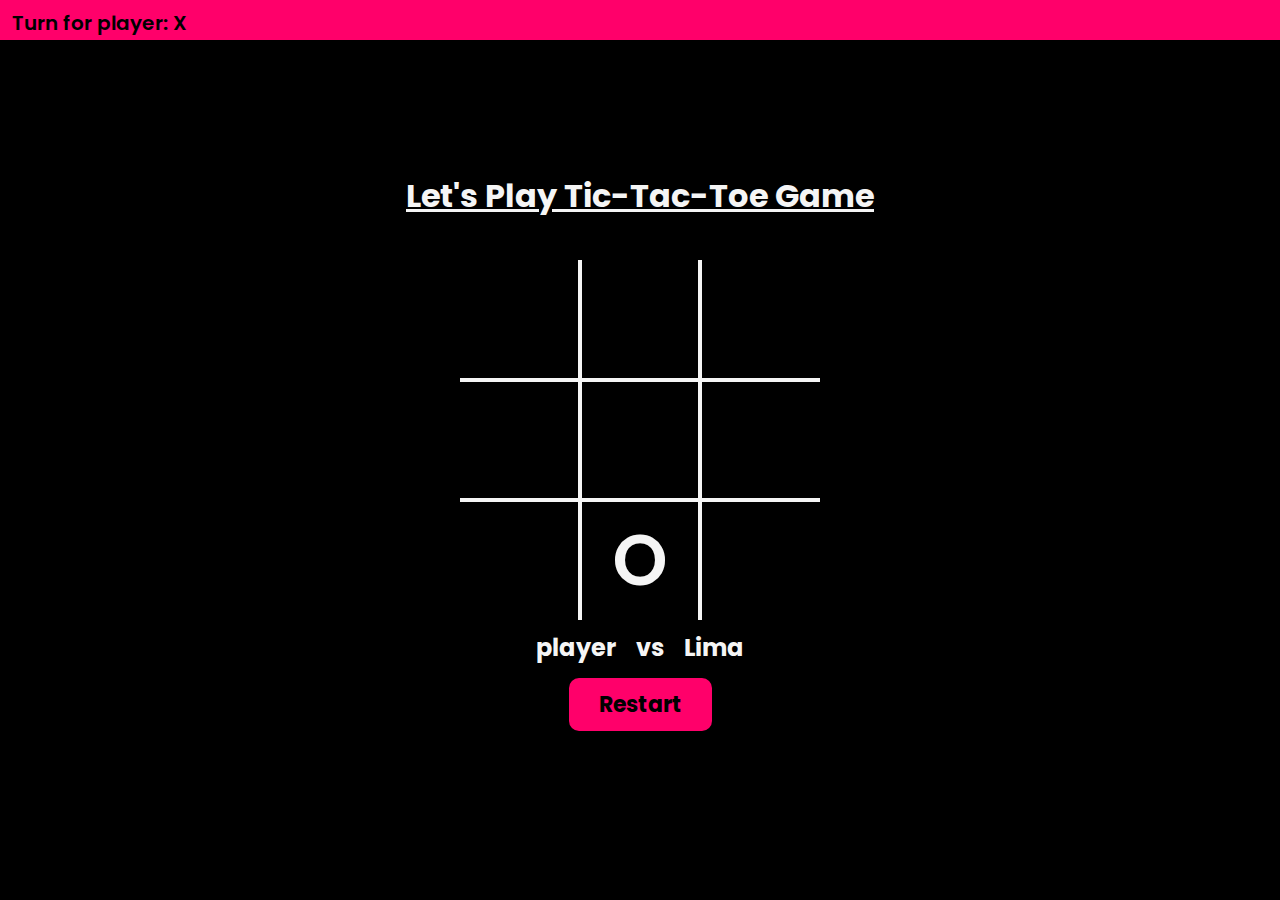
<file: game.html>
<!DOCTYPE html>
<html lang="en">
<head>
    <meta charset="UTF-8">
    <meta name="viewport" content="width=device-width, initial-scale=1.0">
    <title>Tic-Tac-Toe Game</title>
    <link rel="stylesheet" href="game.css">
</head>
<body>
    <div class="container">
        <h1>Let's Play Tic-Tac-Toe Game</h1>
        <div class="game-board">
            <div class="cell"></div>
            <div class="cell"></div>
            <div class="cell"></div>
            <div class="cell"></div>
            <div class="cell"></div>
            <div class="cell"></div>
            <div class="cell"></div>
            <div class="cell"></div>
            <div class="cell"></div>
        </div>

        <div class="game-players">
            <div class="player">Player</div>
            <div class="vs">vs</div>
            <div class="player Lima"> Lima </div>
          </div>

        <button class="restartBtn">Restart</button>

        <div class="alertBox">Alert</div>
    </div>

    <script src="game.js"></script>
</body>
</html>
</file>
<file: game.css>
@import url('https://fonts.googleapis.com/css2?family=Poppins:ital,wght@0,100;0,200;0,300;0,400;0,500;0,600;0,700;0,800;0,900;1,100;1,200;1,300;1,400;1,500;1,600;1,700;1,800;1,900&display=swap');
*{
    margin: 0;
    padding: 0;
    box-sizing: border-box;
    font-family: "Poppins", sans-serif;
}

body {
    background: black;
    font-family: "Poppins", sans-serif;
    color: whitesmoke;
}

.container {
    width: 100%;
    height: 100vh;
    display: flex;
    flex-direction: column;
    justify-content: center;
    align-items: center;
}

.container h1 {
    margin: 20px 0 40px 0;
    text-decoration: underline;
    font-family: "Poppins", sans-serif;
}

.game-board {
    display: grid;
    grid-template-columns: repeat(3, minmax(120px, 1fr));
}

.cell {
    border: 2px solid whitesmoke;
    display: flex;
    justify-content: center;
    padding: 20px;
    align-items: center;
    font-size: 70px;
    font-family: "Poppins", sans-serif;
    font-weight: 600;
    height: 120px;
    cursor: pointer;
    position: relative; /* Added for positioning win-line */
}

/* Labelling the cell lines */
.cell:first-child, 
.cell:nth-child(2),
.cell:nth-child(3) {
    border-top: none;
}

.cell:nth-child(3), 
.cell:nth-child(6),
.cell:nth-child(9) {
    border-right: none;
}

.cell:nth-child(9),
.cell:nth-child(8),
.cell:nth-child(7) {
    border-bottom: none;
}

.cell:nth-child(7),
.cell:nth-child(4),
.cell:nth-child(1) {
    border-left: none;
}

.game-players {
    display: flex;
    justify-content: space-between;
    align-items: center;
    margin-top: 5px;
}

.player {
    font-size: 24px;
    font-weight: bold;
}

.vs {
    font-size: 24px;
    font-weight: bold;
    margin: 5px 20px;
}

.restartBtn {
    border: none;
    background: #ff006a;
    color: black;
    font-weight: 700;
    font-size: 22px;
    margin-block: 18px;
    padding: 10px 30px;
    border-radius: 10px;
    cursor: pointer;
    margin-top: 8px;
}

.restartBtn:hover {
    color: whitesmoke;
    transform: scale(0.9);
    transition: 0.5s;
}

.cell.disabled{
    background: #8c8c8c;
    cursor: no-drop;
}

.alertBox {
    position: absolute;
    top: 0;
    background: #ff006a;
    color: black;
    width: 100%;
    padding: 8px 12px;
    font-size: 20px;
    font-weight: 600;
    height: 40px;
    display: none;
    font-family: "Poppins", sans-serif;
}

@media screen and (max-width: 550px){
    .game-board {
        grid-template-columns: repeat(3, minmax(90px, 1fr));
    }

    .cell {
        height: 90px;
        align-items: center;
        font-size: 50px;
    }
    .container h1 {
        font-size: 20px;
        align-items: center;
        justify-content: center;
    }
}
</file>
